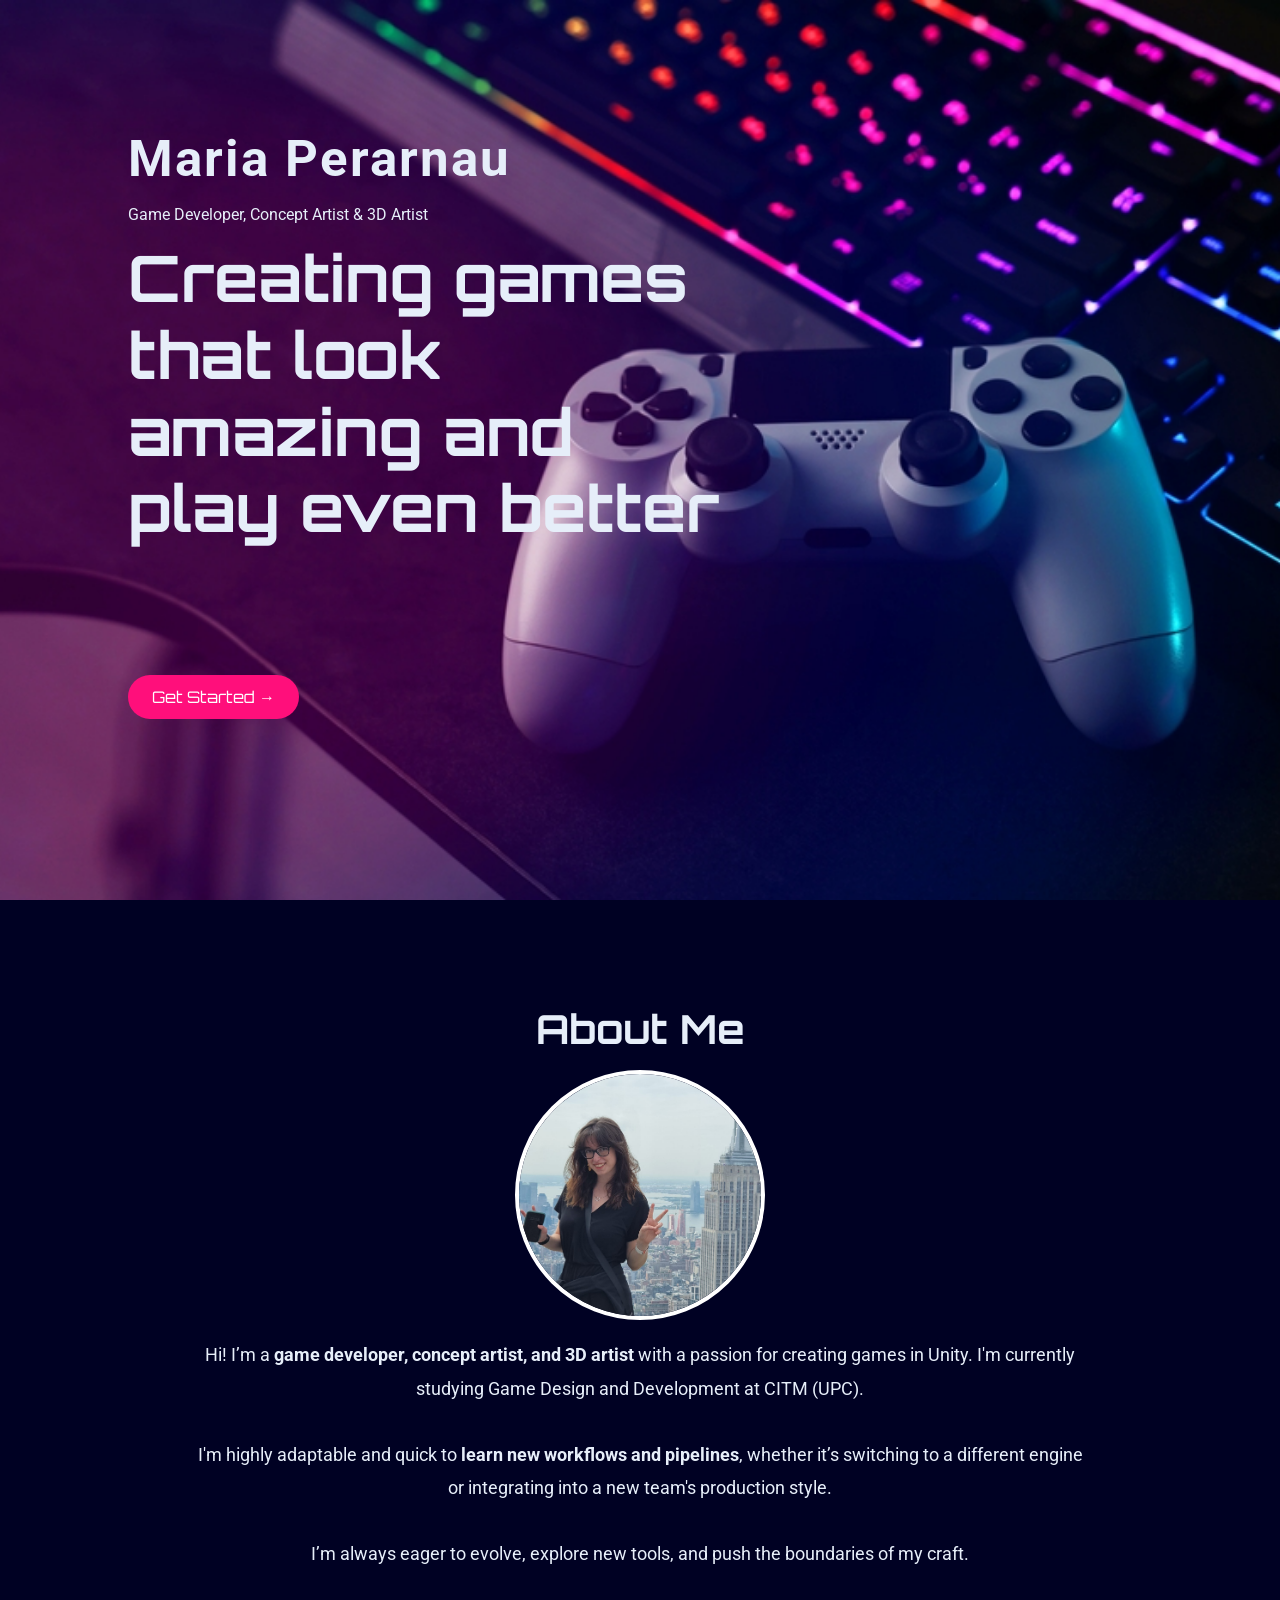
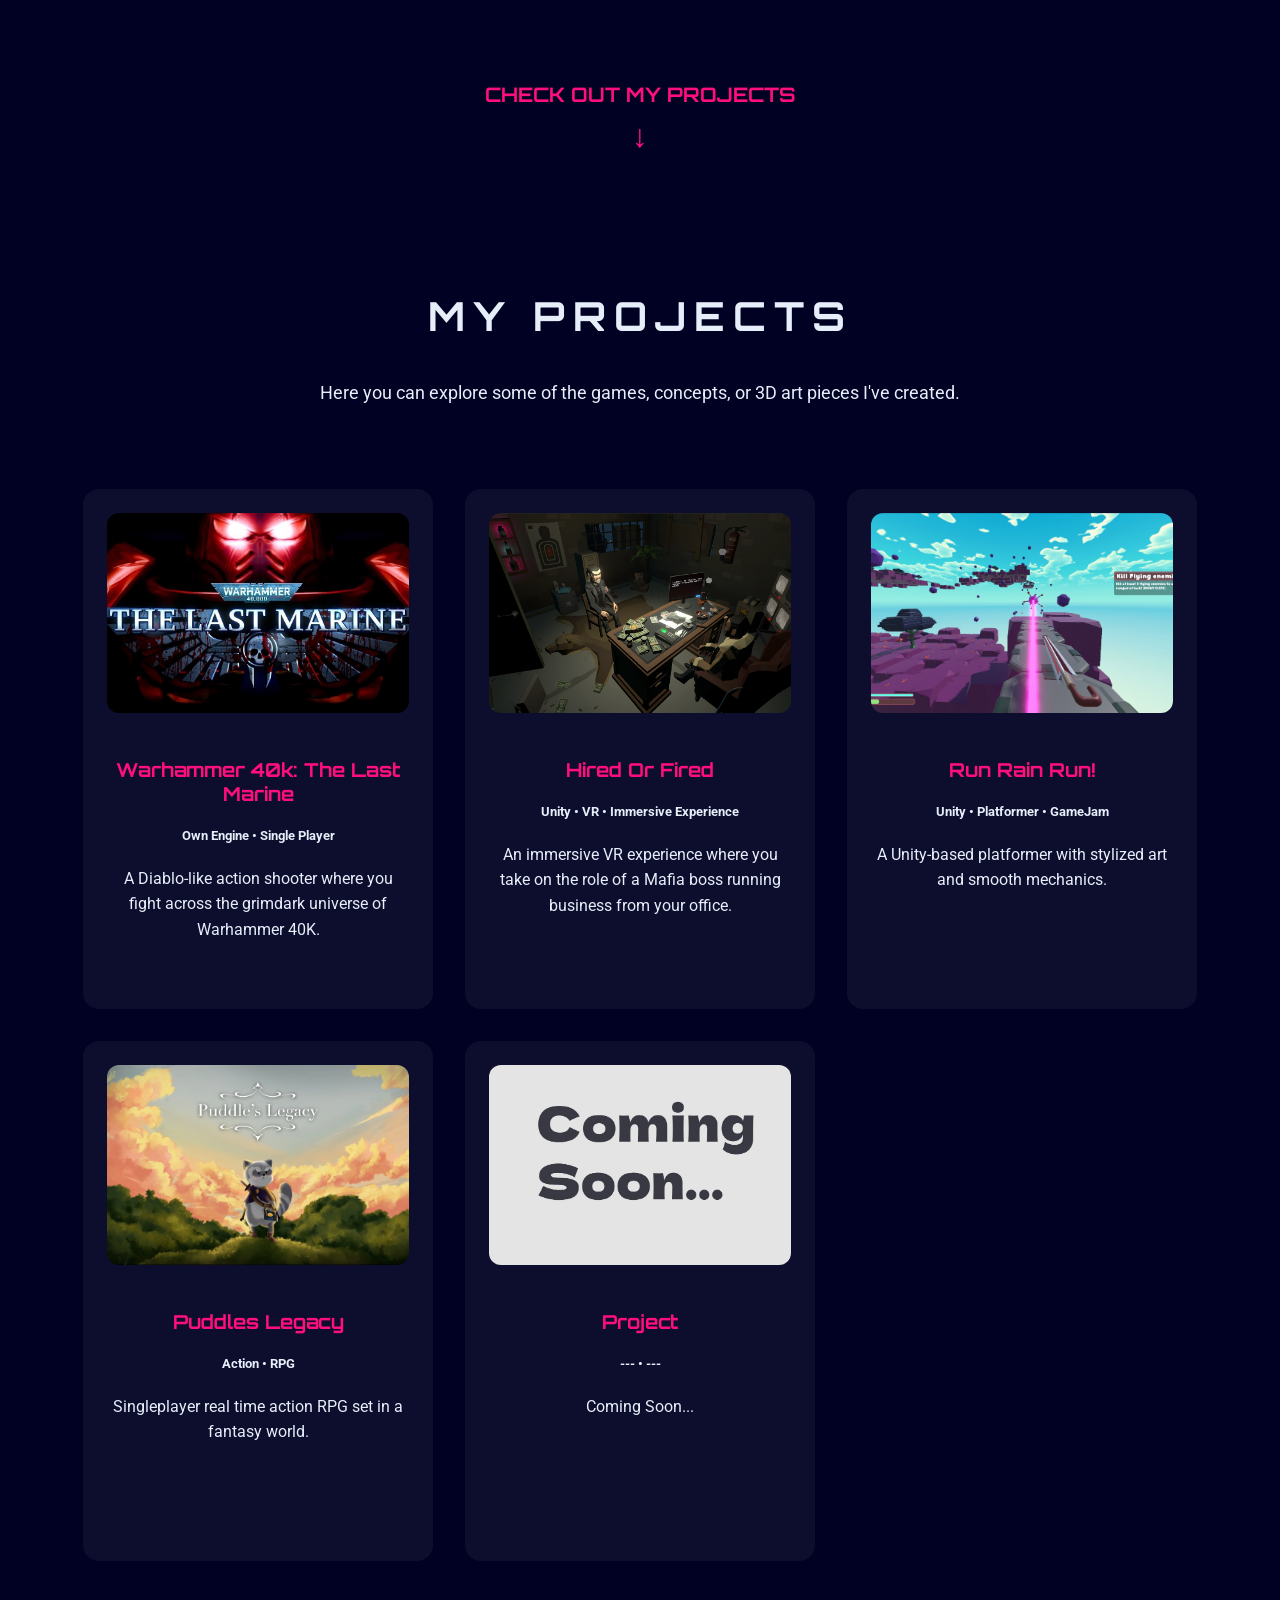
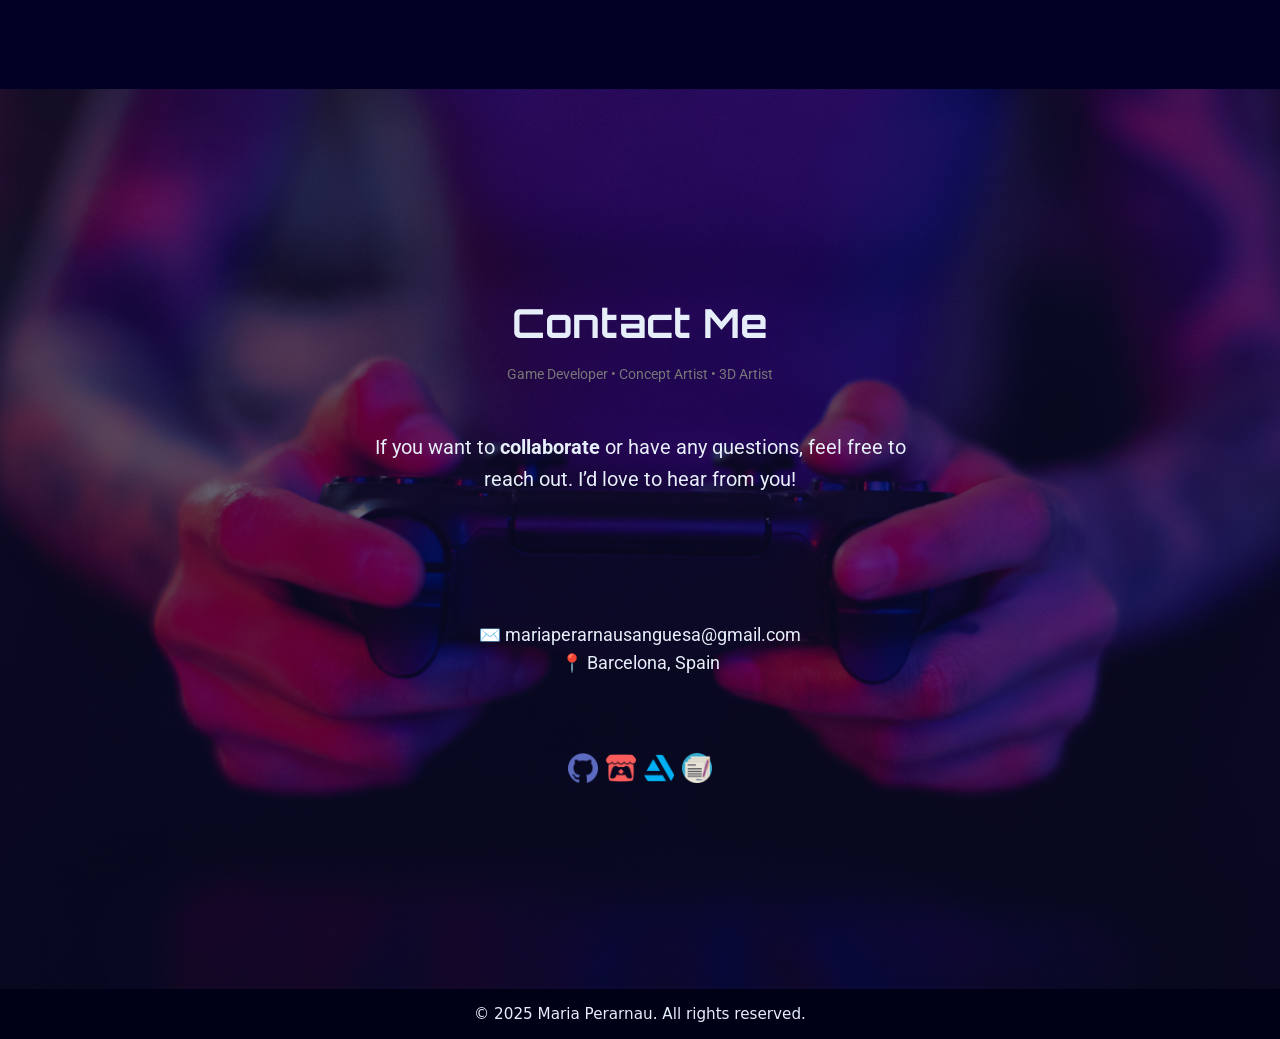
<file: index.html>
<!doctype html>
<html lang="es">

<head>
  <meta charset="utf-8" />
  <meta name="viewport" content="width=device-width,initial-scale=1" />
  <title>Maria Perarnau | Portfolio</title>

  <!-- Google Fonts -->
  <link href="https://fonts.googleapis.com/css2?family=Fredoka+One&family=Orbitron:wght@400;700&family=Roboto:wght@400;500;700&display=swap" rel="stylesheet">

  <!-- CSS externo -->
  <link rel="stylesheet" href="style.css">
</head>
<body>
  <div class="wrap">
    <main>
      <div class="hero-text">
        <h1>Maria Perarnau</h1>
        <p>Game Developer, Concept Artist & 3D Artist</p>
        <h2>Creating games that look amazing and play even better</h2>
        <a href="#about" class="btn">Get Started →</a>
      </div>
    </main>

    <section class="about" id="about">
      <h3>About Me</h3>
      <img src="Assets/miFoto.JPG" alt="Maria Perarnau" class="mi-foto">
      <p>Hi! I’m a <b>game developer, concept artist, and 3D artist</b> with a passion for creating games in Unity. I'm currently studying Game Design and Development at CITM (UPC).
        <br><br>
        I'm highly adaptable and quick to <b>learn new workflows and pipelines</b>, whether it’s switching to a different engine or integrating into a new team's production style.
        <br><br>
        I’m always eager to evolve, explore new tools, and push the boundaries of my craft.</p>
      <a href="#projects" class="projects">CHECK OUT MY PROJECTS</a>
    </section>

    <section class="projects-section" id="projects">
  <h3>MY PROJECTS</h3>
  <p>
    Here you can explore some of the games, concepts, or 3D art pieces I've created.
  </p>

  <div class="projects-grid">
    <!-- Card 1 -->
    <a href="https://burned-games.github.io/game" target="_blank" class="project-card-link">
      <div class="project-card">
        <img src="Assets/Warhammer.JPG" alt="Project 1">
        <h4>Warhammer 40k: The Last Marine</h4>
        <h5>Own Engine • Single Player</h5>
        <p>A Diablo-like action shooter where you fight across the grimdark universe of Warhammer 40K.</p>
      </div>
    </a>

    <!-- Card 2 -->
    <a href="https://alejandroir.itch.io/hiredorfired" target="_blank" class="project-card-link">
      <div class="project-card">
        <img src="Assets/HiredOrFired.png" alt="Project 2">
        <h4>Hired Or Fired</h4>
        <h5>Unity • VR • Immersive Experience</h5>
        <p>An immersive VR experience where you take on the role of a Mafia boss running business from your office.</p>
      </div>
    </a>
    <!-- Card 3 -->
    <a href="https://alejandroir.itch.io/runrainrun" target="_blank" class="project-card-link">
      <div class="project-card">
        <img src="Assets/RunRainRun.jpg" alt="Project 3">
        <h4>Run Rain Run!</h4>
        <h5>Unity • Platformer • GameJam</h5>
        <p>A Unity-based platformer with stylized art and smooth mechanics.</p>
      </div>
    </a>
  

    <!-- Card 4 -->
     <a href="https://github.com/Pistachio-Studios/Puddles-Legacy" target="_blank" class="project-card-link">
      <div class="project-card">
        <img src="Assets/Puddles_Legacy.png" alt="Project 4">
        <h4>Puddles Legacy</h4>
        <h5>Action • RPG</h5>
        <p>Singleplayer real time action RPG set in a fantasy world.</p>
      </div>
    </a>

    <!-- Card 5 -->
     <a href="" target="_blank" class="project-card-link">
      <div class="project-card">
        <img src="Assets/Proyecto_.jpg" alt="Project 5">
        <h4>Project</h4>
        <h5>--- • ---</h5>
        <p>Coming Soon...</p>
      </div>
    </a>

      </div>
    </div>
</section>


    <section class="contact-section" id="contact">
      <div>
        <h3>Contact Me</h3>
        <h4 class="contact-subtitle">Game Developer • Concept Artist • 3D Artist</h4>
        <p>If you want to <b>collaborate</b> or have any questions, feel free to reach out. I’d love to hear from you!</p>
        
        <div class="contact-info">
          <span>✉️ mariaperarnausanguesa@gmail.com</span>
          <span>📍 Barcelona, Spain</span>
        </div>

        <div class="social-links">
          <a href="https://github.com/MariaPerarnau" target="_blank">
            <img src="Assets/github.png" alt="GitHub">
          </a>
          <a href="https://mariaperarnau.itch.io/" target="_blank">
            <img src="Assets/itchio.png" alt="Itchio">
          </a>
          <a href="https://www.artstation.com/mariaperarnau" target="_blank">
            <img src="Assets/artstation.png" alt="ArtStation">
          </a>
          <a href="CV_MariaPerarnau.pdf" target="_blank" download>
            <img src="Assets/cv.png" alt="Download CV">
          </a>
        </div>
      </div>
    </section>

    <footer>
      <span>© 2025 Maria Perarnau. All rights reserved.</span>
    </footer>
  </div>

  <!-- JS externo -->
  <script src="scripts.js"></script>
</body>
</html>
</file>
<file: style.css>
/* ===== Reset ===== */
*, *::before, *::after { box-sizing: border-box; }

:root {
  --fondo: #000123;
  --texto: #e6eef9;
  --footer-bg: rgba(0,0,0,0.35);
  --btn-bg: #ff0f7b;
  --btn-text: #ffffff;
  --highlight: #ff0f7b;
}

html { scroll-behavior: auto; }

body {
  min-height: 100%;
  margin: 0;
  font-family: 'Roboto', sans-serif;
  background: var(--fondo);
  color: var(--texto);
  -webkit-font-smoothing: antialiased;
  -moz-osx-font-smoothing: grayscale;
  overflow-x: hidden;
}

.wrap { min-height: 100%; display: flex; flex-direction: column; }

/* ===== HERO ===== */
main {
  flex: 1 0 auto;
  display: flex;
  align-items: flex-start;
  justify-content: flex-start;
  text-align: left;
  padding: 10% 10%;
  background-image: url('Assets/fondo.jpg');
  background-size: cover;
  background-position: center;
  background-repeat: no-repeat;
  min-height: 100vh;
}

.hero-text { max-width: 600px; }
.hero-text h1 { font-family: 'Roboto', cursive; font-size:3.2rem; margin: 0 0 0.1rem 0; letter-spacing: 2px; }
.hero-text h2 { font-family: 'Orbitron', sans-serif; font-size: 4rem; margin: 0 0 2rem 0; line-height: 1.2; word-wrap: break-word; margin-bottom: 8rem; }
.hero-text .btn { display: inline-flex; align-items: center; gap: 0.5rem; padding: 0.75rem 1.5rem; font-size: 1rem; font-family: 'Orbitron', sans-serif; background-color: var(--btn-bg); color: var(--btn-text); border: none; border-radius: 50px; cursor: pointer; text-decoration: none; transition: all 0.3s ease; position: relative; overflow: hidden; }
.hero-text .btn:hover { background-color: #e00d6c; }

/* ===== ABOUT ===== */
.about { display: flex; flex-direction: column; justify-content: center; align-items: center; text-align: center; min-height: auto; padding: 4rem 10%; max-width: 3000px; margin: 0 auto; }
.about h3 { font-family: 'Orbitron', cursive; font-size: 2.5rem; margin-bottom: 1rem; }
.about p { font-family: 'Roboto', sans-serif; font-size: 1.15rem; line-height: 1.8; color: var(--texto); margin-bottom: 4rem; max-width: 900px; }
.about .projects { font-family: 'Orbitron', sans-serif; font-size: 1.25rem; color: var(--highlight); text-decoration: none; font-weight: bold; display: flex; flex-direction: column; align-items: center; margin-top: 3rem; }
.about .projects::after { content: '↓'; margin-top: 0.5rem; font-size: 2rem; animation: bounce 1.5s infinite ease-in-out;}

/* Animación de rebote */
@keyframes bounce { 0%, 20%, 50%, 80%, 100% { transform: translateY(0); }0% { transform: translateY(8px); }60% { transform: translateY(4px);} }

/* ===== PROJECTS ===== */
.projects-section {
  display: flex;
  flex-direction: column;
  justify-content: center;
  align-items: center;
  text-align: center;
  min-height: auto;
  padding: 2rem 4rem 10%;
  max-width: 3000px;
  margin: 0 auto;
}
.projects-section h3 {
  font-family: 'Orbitron', cursive;
  font-size: 2.5rem;
  margin-bottom: 1rem;
  color: var(--texto);
  letter-spacing: 0.5rem;
}
.projects-section p {
  font-family: 'Roboto', sans-serif;
  font-size: 1.15rem;
  line-height: 1.8;
  color: var(--texto);
  margin-bottom: 3rem;
  max-width: 900px;
}

.projects-grid {
  display: grid;
  grid-template-columns: repeat(auto-fit, minmax(280px, 1fr));
  gap: 2rem;
  margin-top: 2rem;
  width: 100%;
  max-width: 1200px;
}
.project-card-link {
  text-decoration: none; 
  color: inherit;  
  display: block; 
}
.project-card {
  background: rgba(255, 255, 255, 0.05);
  border-radius: 16px;
  padding: 1.5rem;
  text-align: center;
  transition: transform 0.3s ease, box-shadow 0.3s ease;
  cursor: pointer;
  width: 350px;         
  height: 520px;
}

.project-card:hover {
  transform: translateY(-8px);
  box-shadow: 0 8px 20px rgba(255, 15, 123, 0.3);
}

.project-card img {
  width: 100%;
  height: 200px;
  object-fit: cover;
  border-radius: 12px;
  margin-bottom: 1rem;
}

.project-card h4 {
  font-family: 'Orbitron', sans-serif;
  font-size: 1.2rem;
  margin-bottom: 0.5rem;
  color: var(--highlight);
}

.project-card p {
  font-family: 'Roboto', sans-serif;
  font-size: 1rem;
  line-height: 1.6;
  color: var(--texto);
}

/* CONTACT */
.contact-section {
  min-height: 100vh;
  width: 100%;
  position: relative;
  display: flex;
  justify-content: center;
  align-items: center;
  text-align: center;
  color: var(--texto);
  background-image: url('Assets/FinalBackgroundImage.jpg');
  background-size: cover;
  background-position: center;
  background-repeat: no-repeat;
}
.contact-section::before {
  content: "";
  position: absolute;
  top:0;
  left:0;
  width:100%;
  min-height:100%;
  background: rgba(0,1,35,0.6);
  z-index:1;
}
.contact-section div {
  position: relative;
  z-index:2;
  max-width: 600px;
  padding: 2rem;
  display: flex;
  flex-direction: column;
  gap: 0.5rem;
  align-items: center;
}
.contact-section h3 { font-family: 'Orbitron', cursive; font-size: 2.5rem; margin-bottom: 5px; }
.contact-section p { font-family: 'Roboto', sans-serif; font-size: 1.25rem; line-height: 1.6; margin-bottom: 90px; }
.contact-subtitle {
  font-size: 0.9rem;
  font-weight: 400;
  color: #777;
  margin-top: 5px;
  margin-bottom: 20px;
  text-align: center;
}
.contact-info span { display: flex; align-items: center; gap: 0.5rem; font-size: 1.1rem; }
.social-links { display: flex !important; flex-direction: row !important; gap: 3rem; justify-content: center; margin-top: 0.5rem; }
.social-links a img { width: 30px; min-height: 30px; object-fit: contain; transition: transform 0.3s; }
.social-links a img:hover { transform: scale(1.2); }

/* FOOTER */
footer { flex-shrink:0; padding:1rem 1.25rem; text-align:center; font-size:0.95rem; background: var(--footer-bg); color: var(--texto); font-family: system-ui, -apple-system, "Segoe UI", Roboto, "Helvetica Neue", Arial; }

/* IMÁGENES */
.mi-foto {
  width: 250px;  
  height: 250px;    
  border-radius: 50%; 
  object-fit: cover; 
  border: 4px solid white;
}

/* EFECTOS */
.glitter {
  position: absolute;
  pointer-events: none;
  width: 3px;
  height: 3px;
  background: radial-gradient(circle, #ffd6ec 0%, #ff80c0 70%, transparent 100%);
  border-radius: 50%;
  box-shadow: 0 0 4px #ffb6d9, 0 0 8px #ff4fa1;
  animation: glitterTrail 0.8s ease-out forwards;
  z-index: 9999;
}
@keyframes glitterTrail {
  0% { transform: scale(1); opacity: 1; }
  50% { transform: scale(0.5); opacity: 0.7; }
  100% { transform: scale(0.1); opacity: 0; }
}

.btn::before {
  content: '';
  position: absolute;
  top: -50%;
  left: -50%;
  width: 200%;
  height: 200%;
  background: radial-gradient(circle, #ffd6ec 0%, #ff80c0 40%, transparent 70%);
  opacity: 0;
  transform: scale(0);
  transition: all 0.4s ease;
  pointer-events: none;
  border-radius: 50%;
}
.btn:hover::before {
  opacity: 0.6;
  transform: scale(1);
}
.btn:hover {
  box-shadow: 0 0 12px rgba(255, 15, 123, 0.6), 0 0 25px rgba(255, 128, 192, 0.4);
  transform: scale(1.05);
}

/* ===== MEDIA QUERIES ===== */
@media (max-width: 1024px) {
  main { padding: 12% 8%; }
  .hero-text h2 { font-size: 3rem; margin-bottom: 4rem; }
  .projects-section { padding: 2rem 2rem 8%; }
}
@media (max-width: 800px) {
  main { padding: 12% 6%; }
  .hero-text h1 { font-size: 2.5rem; }
  .hero-text h2 { font-size: 2.25rem; margin-bottom: 3rem; }
  .about, .projects-section, .contact-section { padding: 2.5rem 6%; }
  .projects-section h3 { font-size: 2rem; letter-spacing: 0.3rem; }
  .projects-grid { gap: 1.5rem; }
  .project-card { width: auto; height: auto; }
  .social-links { gap: 1.5rem; }
}
@media (max-width: 480px) {
  main { padding: 15% 4%; }
  .hero-text h1 { font-size: 2rem; }
  .hero-text h2 { font-size: 1.6rem; margin-bottom: 2rem; }
  .mi-foto { width: 150px; height: 150px; }
  .projects-section h3 { font-size: 1.8rem; letter-spacing: 0.2rem; }
  .projects-grid { grid-template-columns: 1fr; gap: 1rem; }
  .project-card { width: 100%; height: auto; }
  .contact-section h3 { font-size: 2rem; }
  .contact-section p { font-size: 1rem; margin-bottom: 60px; }
  .contact-subtitle { font-size: 0.8rem; }
}
</file>
